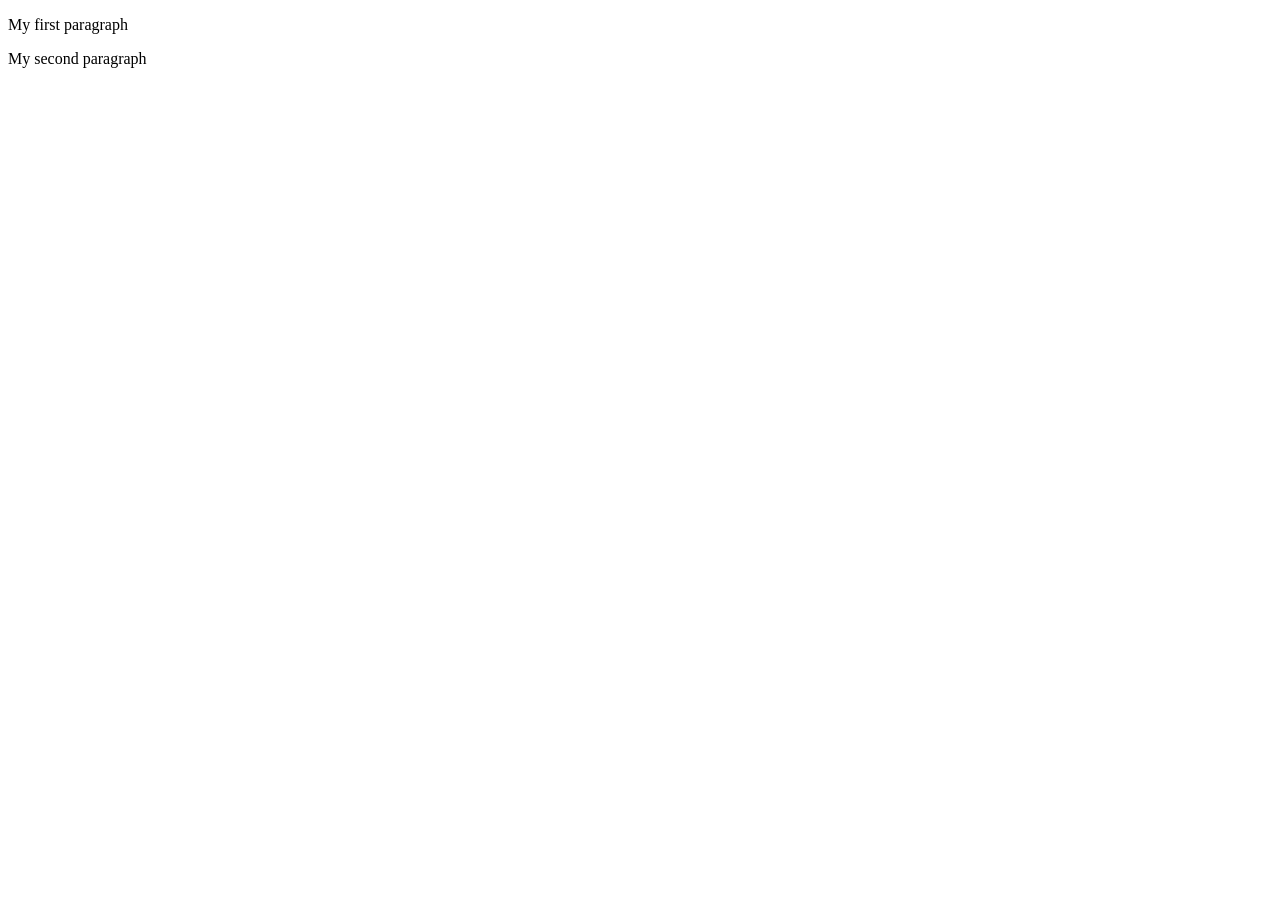
<file: index.html>
<!DOCTYPE html>
<html lang="ru">
<head>
    <meta charset="UTF-8">
	<link rel="stylesheet" href="styles.css">
    <title>Page title</title>
    <p>My first paragraph</p>
    <p>My second paragraph</p>
</head>
<body></body>
</html>
</file>
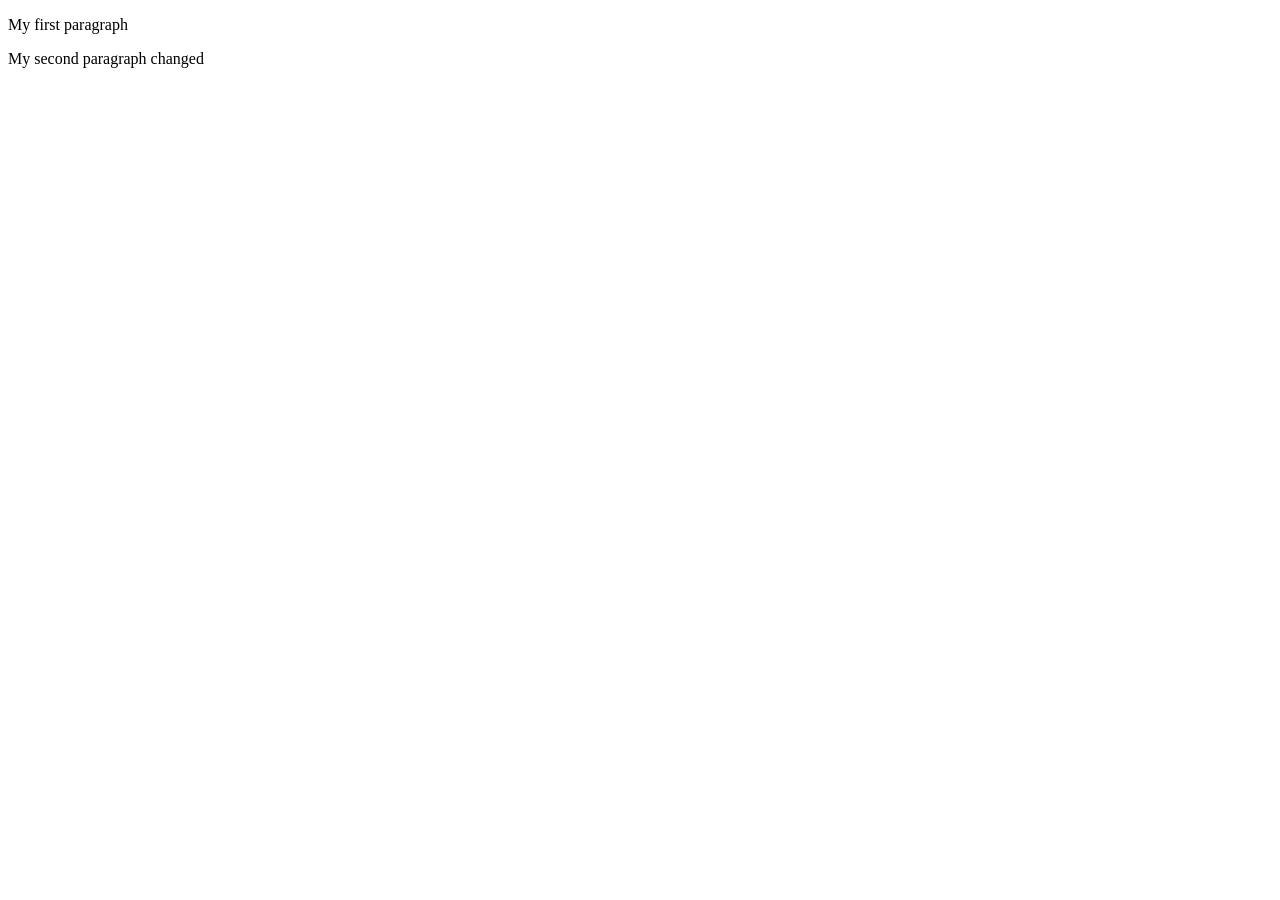
<file: web_pages/index.html>
<!DOCTYPE html>
<html lang="ru">
<head>
    <meta charset="UTF-8">
	<link rel="stylesheet" href="/css/styles.css">
    <title>Page title</title>
    <p>My first paragraph</p>
    <p>My second paragraph changed</p>
</head>
<body></body>
</html>
</file>
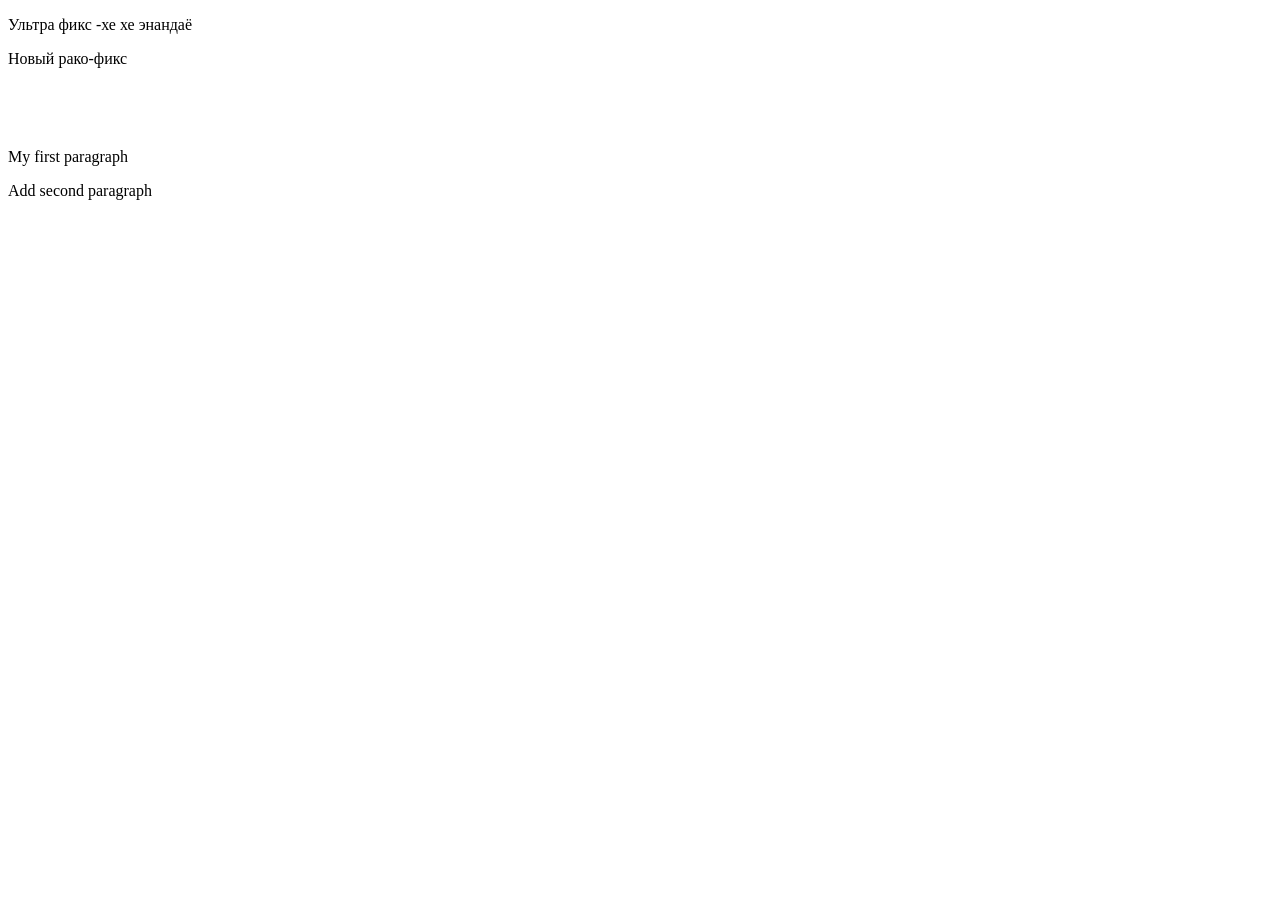
<file: web_pages/page2.html>
<!DOCTYPE html>
<html>
	<head>
		<title>Page2 Title</title>
		<link rel="stylesheet" href="/css/styles.css">
		<p>Ультра фикс -хе хе энандаё</p>
		<p>Новый рако-фикс</p>
	</head>
	<bogy>
		<h1>My First Heading</h1>
		<p>My first paragraph</p>
		<p>Add second paragraph</p>
	</body>
</html>
</file>
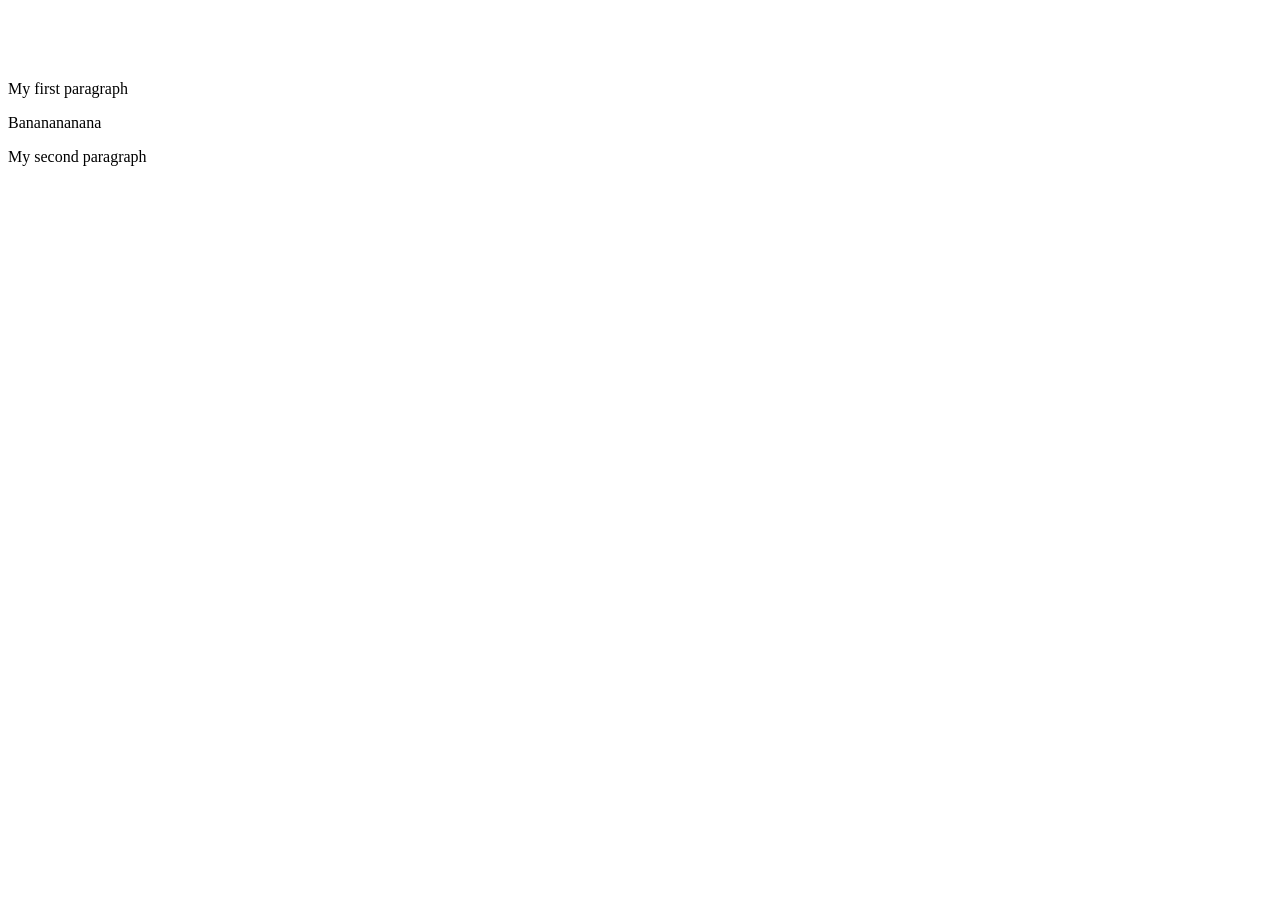
<file: web_pages/page3.html>
<!DOCTYPE html>
<html>
	<head>
		<title>Page2 Title</title>
		<link rel="stylesheet" href="/css/styles.css">
	</head>
	<bogy>
		<h1>My First Heading</h1>
		<p>My first paragraph</p>
		<p>Bananananana</p>
		<p>My second paragraph</p>
	</body>
</html>
</file>
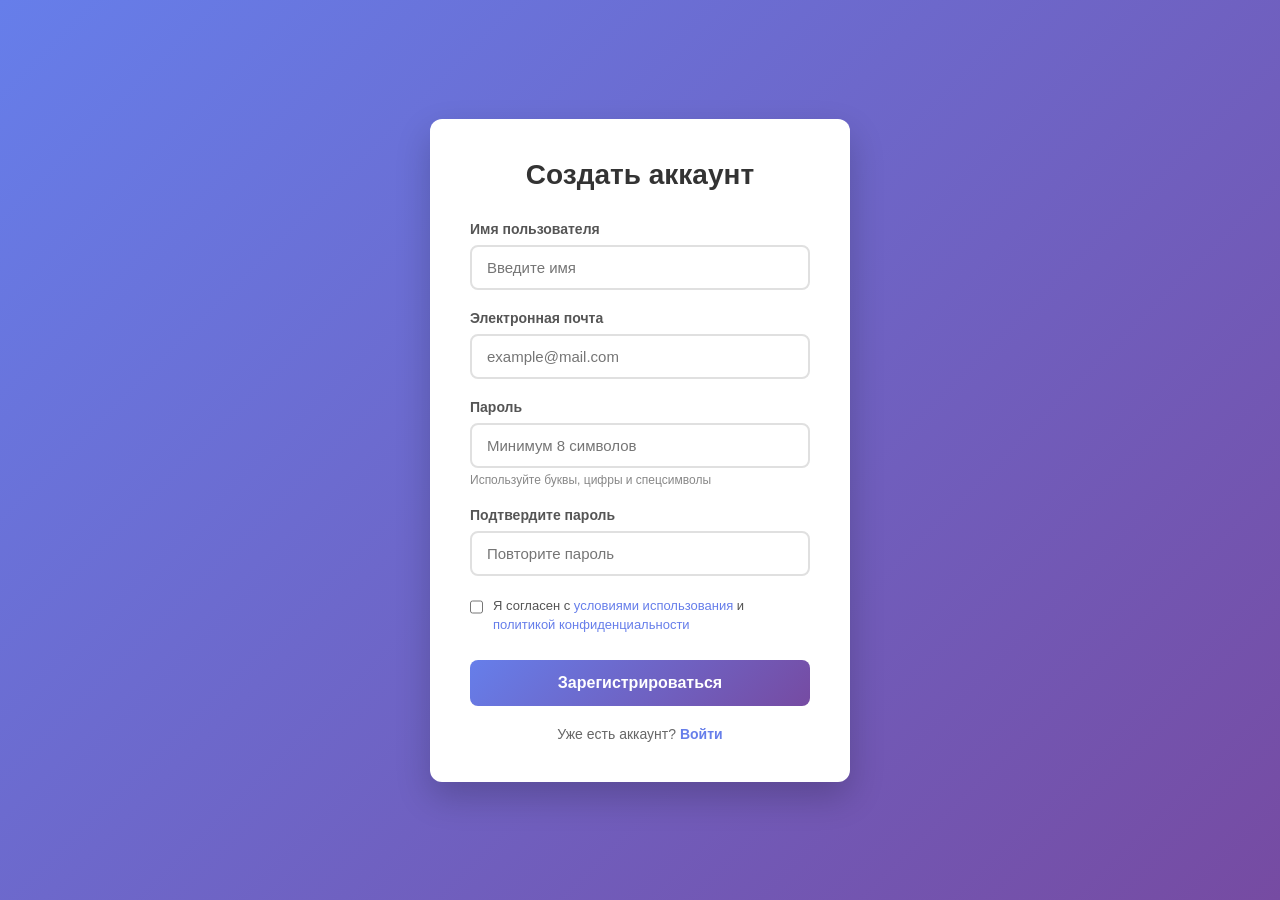
<file: web_pages/register.html>
<!DOCTYPE html>
<html lang="ru">
<head>
    <meta charset="UTF-8">
    <meta name="viewport" content="width=device-width, initial-scale=1.0">
    <title>Регистрация</title>
    <style>
        * {
            margin: 0;
            padding: 0;
            box-sizing: border-box;
        }

        body {
            font-family: 'Segoe UI', Tahoma, Geneva, Verdana, sans-serif;
            background: linear-gradient(135deg, #667eea 0%, #764ba2 100%);
            min-height: 100vh;
            display: flex;
            justify-content: center;
            align-items: center;
            padding: 20px;
        }

        .register-container {
            background: #ffffff;
            padding: 40px;
            border-radius: 12px;
            box-shadow: 0 15px 35px rgba(0, 0, 0, 0.2);
            width: 100%;
            max-width: 420px;
        }

        .register-container h2 {
            text-align: center;
            color: #333;
            margin-bottom: 30px;
            font-size: 28px;
        }

        .form-group {
            margin-bottom: 20px;
        }

        .form-group label {
            display: block;
            margin-bottom: 8px;
            color: #555;
            font-weight: 600;
            font-size: 14px;
        }

        .form-group input {
            width: 100%;
            padding: 12px 15px;
            border: 2px solid #e0e0e0;
            border-radius: 8px;
            font-size: 15px;
            transition: border-color 0.3s, box-shadow 0.3s;
            outline: none;
        }

        .form-group input:focus {
            border-color: #667eea;
            box-shadow: 0 0 0 3px rgba(102, 126, 234, 0.15);
        }

        .form-group input:invalid:not(:placeholder-shown) {
            border-color: #e74c3c;
        }

        .form-group small {
            display: block;
            margin-top: 5px;
            color: #888;
            font-size: 12px;
        }

        .checkbox-group {
            display: flex;
            align-items: flex-start;
            gap: 10px;
            margin-bottom: 25px;
        }

        .checkbox-group input[type="checkbox"] {
            width: 18px;
            height: 18px;
            margin-top: 2px;
            cursor: pointer;
            accent-color: #667eea;
        }

        .checkbox-group label {
            font-size: 13px;
            color: #555;
            line-height: 1.5;
        }

        .checkbox-group a {
            color: #667eea;
            text-decoration: none;
        }

        .checkbox-group a:hover {
            text-decoration: underline;
        }

        .btn-register {
            width: 100%;
            padding: 14px;
            background: linear-gradient(135deg, #667eea 0%, #764ba2 100%);
            color: #fff;
            border: none;
            border-radius: 8px;
            font-size: 16px;
            font-weight: 600;
            cursor: pointer;
            transition: transform 0.2s, box-shadow 0.2s;
        }

        .btn-register:hover {
            transform: translateY(-2px);
            box-shadow: 0 8px 20px rgba(102, 126, 234, 0.4);
        }

        .btn-register:active {
            transform: translateY(0);
        }

        .login-link {
            text-align: center;
            margin-top: 20px;
            font-size: 14px;
            color: #666;
        }

        .login-link a {
            color: #667eea;
            text-decoration: none;
            font-weight: 600;
        }

        .login-link a:hover {
            text-decoration: underline;
        }
    </style>
</head>
<body>
    <div class="register-container">
        <h2>Создать аккаунт</h2>

        <form action="/register" method="POST" id="registerForm">
            <div class="form-group">
                <label for="username">Имя пользователя</label>
                <input type="text" id="username" name="username" 
                       placeholder="Введите имя" required minlength="3" maxlength="30">
            </div>

            <div class="form-group">
                <label for="email">Электронная почта</label>
                <input type="email" id="email" name="email" 
                       placeholder="example@mail.com" required>
            </div>

            <div class="form-group">
                <label for="password">Пароль</label>
                <input type="password" id="password" name="password" 
                       placeholder="Минимум 8 символов" required minlength="8">
                <small>Используйте буквы, цифры и спецсимволы</small>
            </div>

            <div class="form-group">
                <label for="confirmPassword">Подтвердите пароль</label>
                <input type="password" id="confirmPassword" name="confirmPassword" 
                       placeholder="Повторите пароль" required minlength="8">
            </div>

            <div class="checkbox-group">
                <input type="checkbox" id="terms" name="terms" required>
                <label for="terms">
                    Я согласен с <a href="/terms">условиями использования</a> 
                    и <a href="/privacy">политикой конфиденциальности</a>
                </label>
            </div>

            <button type="submit" class="btn-register">Зарегистрироваться</button>
        </form>

        <div class="login-link">
            Уже есть аккаунт? <a href="/login">Войти</a>
        </div>
    </div>

    <script>
        // Простая проверка совпадения паролей
        const form = document.getElementById('registerForm');
        const password = document.getElementById('password');
        const confirmPassword = document.getElementById('confirmPassword');

        form.addEventListener('submit', function (e) {
            if (password.value !== confirmPassword.value) {
                e.preventDefault();
                alert('Пароли не совпадают!');
                confirmPassword.focus();
            }
        });

        // Визуальная проверка совпадения паролей
        confirmPassword.addEventListener('input', function () {
            if (confirmPassword.value && password.value !== confirmPassword.value) {
                confirmPassword.style.borderColor = '#e74c3c';
            } else {
                confirmPassword.style.borderColor = '#e0e0e0';
            }
        });
    </script>
</body>
</html>
</file>
<file: styles.css>
<style>
	body {
	background-color:lightblue;
	}
        h1 {
        color: white;
        text-align: center;
        }
</style>
</file>
<file: css/styles.css>
<style>
	body {
	background-color:lightblue;
	}
        h1 {
        color: white;
        text-align: center;
        }
</style>
</file>
